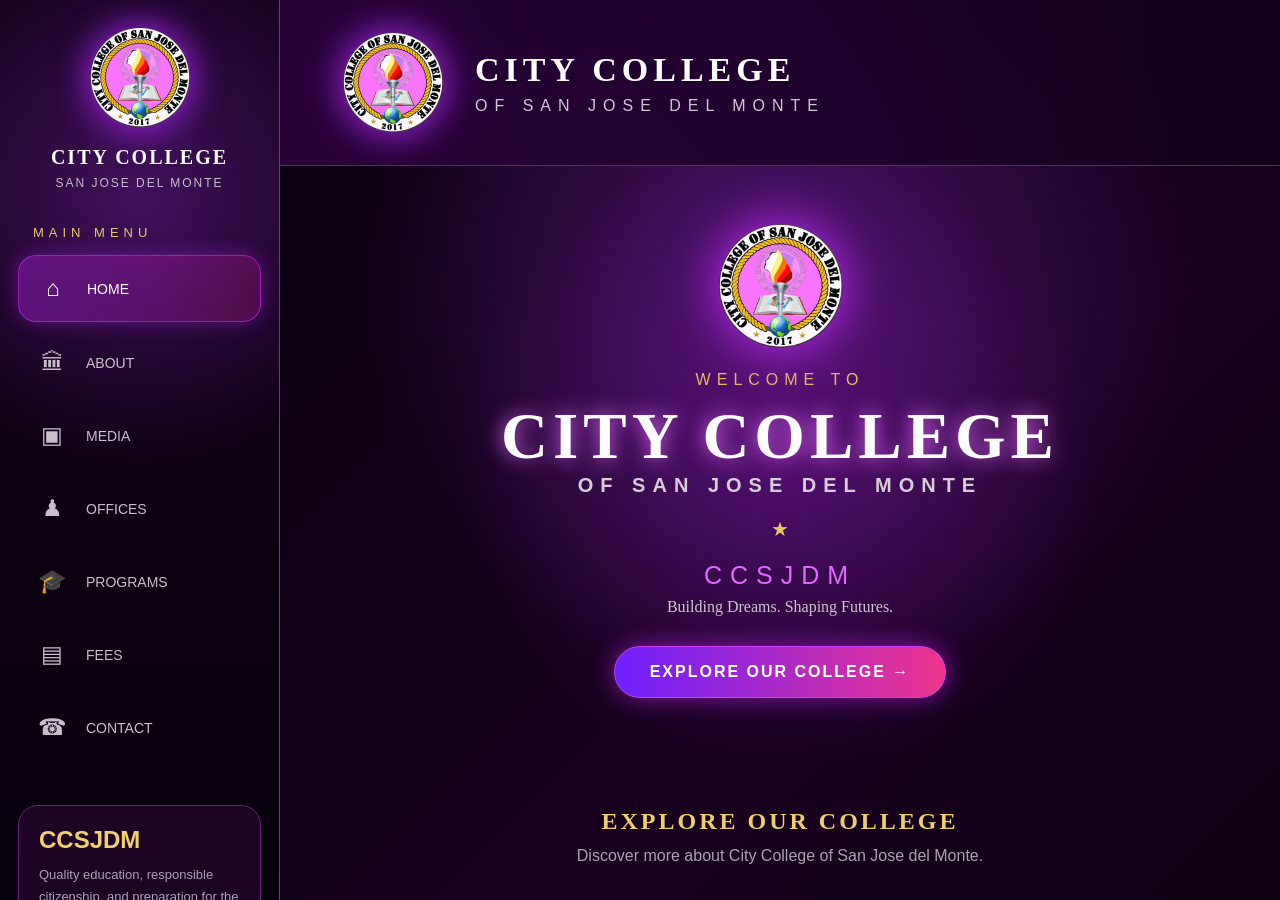
<file: index.html>
<!DOCTYPE html>
<html lang="en">
<head>
    <meta charset="UTF-8">
    <meta name="viewport" content="width=device-width, initial-scale=1.0">
    <title>CCSJDM Website</title>
</head>

<frameset cols="280,*" frameborder="0" border="0" framespacing="0">

    <frame
        src="sidebar.html"
        name="sidebar"
        scrolling="auto"
        noresize>

    <frame
        src="home.html"
        name="content"
        scrolling="auto">

</frameset>

</html>
</file>
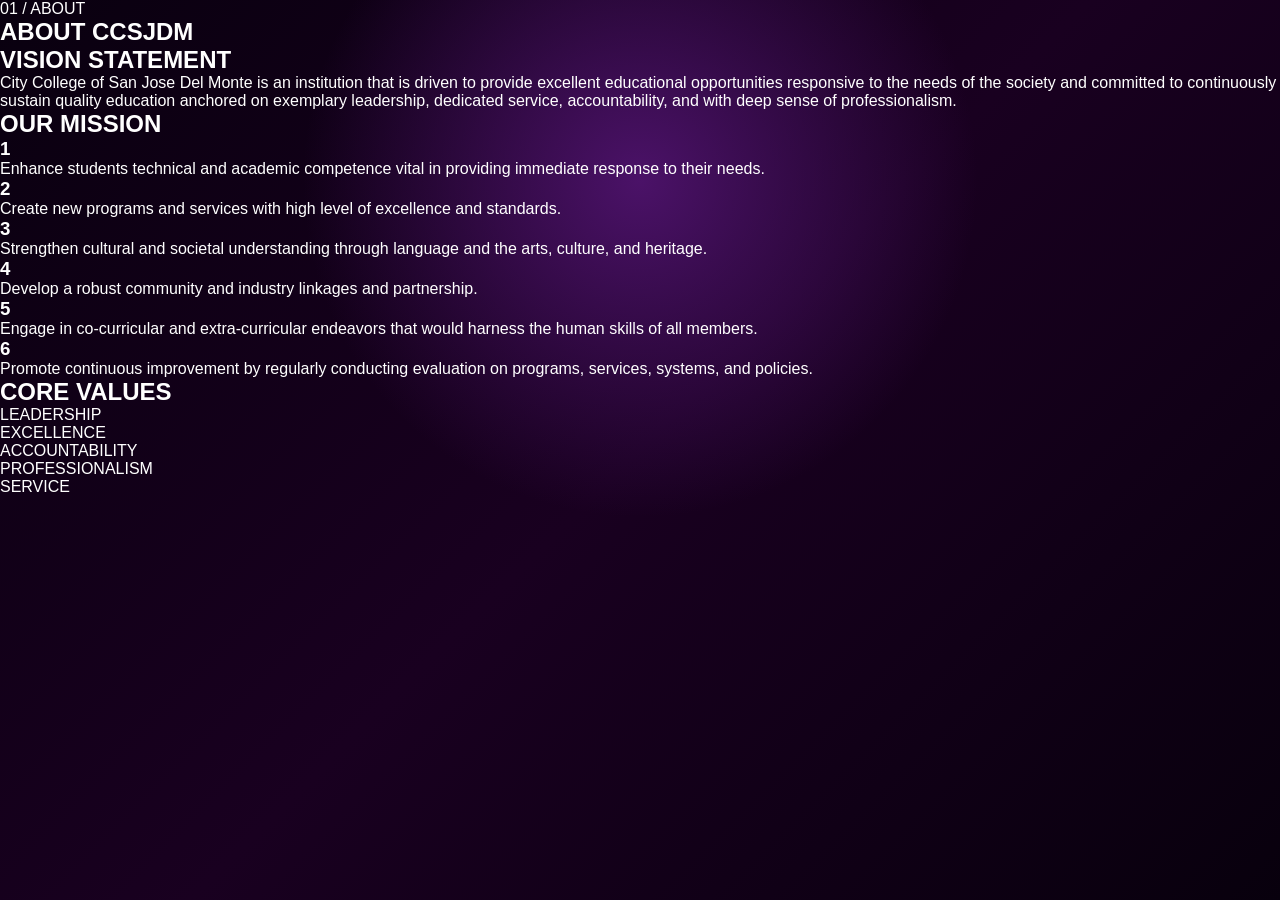
<file: about.html>
<!DOCTYPE html>
<html lang="en">
<head>
    <meta charset="UTF-8">
    <title>About CCSJDM</title>
    <link rel="stylesheet" href="style.css">
</head>

<body>

<main class="content">

    <section class="page-section">

        <p class="section-label">01 / ABOUT</p>

        <h1>ABOUT CCSJDM</h1>

        <div class="gold-line"></div>

        <h2>VISION STATEMENT</h2>

        <p>
            City College of San Jose Del Monte is an institution that
            is driven to provide excellent educational opportunities
            responsive to the needs of the society and committed to
            continuously sustain quality education anchored on exemplary
            leadership, dedicated service, accountability, and with deep
            sense of professionalism.
        </p>

        <h2>OUR MISSION</h2>

        <div class="mission-grid">

            <div class="info-box">
                <h3>1</h3>
                <p>
                    Enhance students technical and academic competence
                    vital in providing immediate response to their needs.
                </p>
            </div>

            <div class="info-box">
                <h3>2</h3>
                <p>
                    Create new programs and services with high level of
                    excellence and standards.
                </p>
            </div>

            <div class="info-box">
                <h3>3</h3>
                <p>
                    Strengthen cultural and societal understanding through
                    language and the arts, culture, and heritage.
                </p>
            </div>

            <div class="info-box">
                <h3>4</h3>
                <p>
                    Develop a robust community and industry linkages
                    and partnership.
                </p>
            </div>

            <div class="info-box">
                <h3>5</h3>
                <p>
                    Engage in co-curricular and extra-curricular endeavors
                    that would harness the human skills of all members.
                </p>
            </div>

            <div class="info-box">
                <h3>6</h3>
                <p>
                    Promote continuous improvement by regularly conducting
                    evaluation on programs, services, systems, and policies.
                </p>
            </div>

        </div>

        <h2>CORE VALUES</h2>

        <div class="values-list">

            <div>LEADERSHIP</div>

            <div>EXCELLENCE</div>

            <div>ACCOUNTABILITY</div>

            <div>PROFESSIONALISM</div>

            <div>SERVICE</div>

        </div>

    </section>

</main>

</body>
</html>
</file>
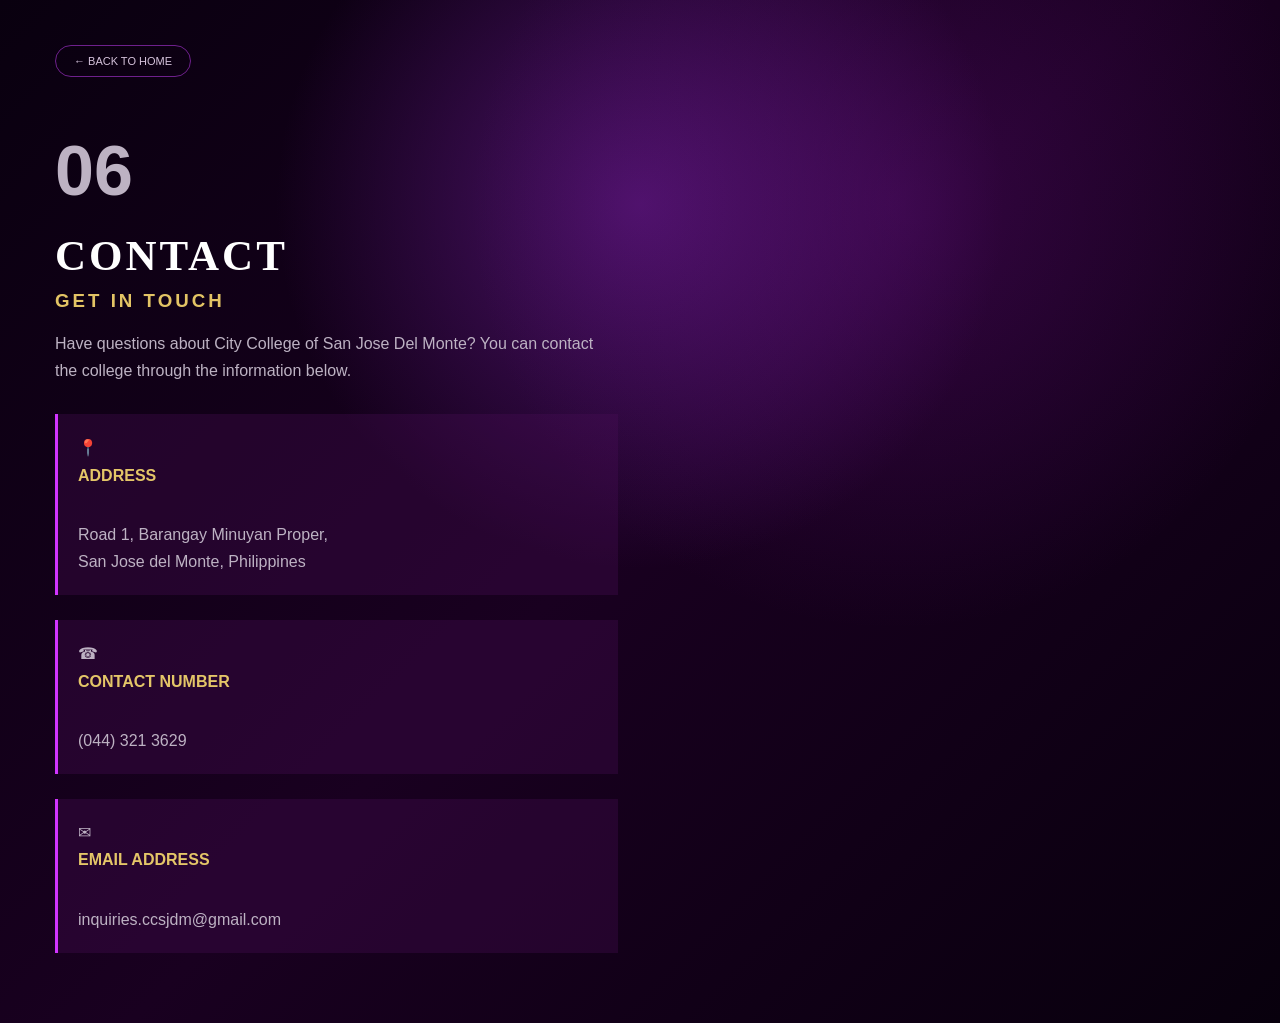
<file: contact.html>
<!DOCTYPE html>
<html lang="en">

<head>
    <meta charset="UTF-8">
    <meta name="viewport" content="width=device-width, initial-scale=1.0">
    <title>Contact | CCSJDM</title>
    <link rel="stylesheet" href="style.css">
</head>

<body>

<div class="page">

    <a href="home.html" class="back">← BACK TO HOME</a>

    <section class="content-grid">

        <div class="text-content">

            <p class="section-number">06</p>

            <h1>CONTACT</h1>

            <h3>GET IN TOUCH</h3>

            <p>
                Have questions about City College of San Jose Del Monte?
                You can contact the college through the information below.
            </p>

            <div class="contact-list">

                <p>
                    📍
                    <strong>ADDRESS</strong><br>
                   Road 1, Barangay Minuyan Proper,<br>
                    San Jose del Monte, Philippines
                </p>

                <p>
                    ☎
                    <strong>CONTACT NUMBER</strong><br>
                    (044) 321 3629
                </p>

                <p>
                    ✉
                    <strong>EMAIL ADDRESS</strong><br>
                    inquiries.ccsjdm@gmail.com
                </p>
             </div>
             </section>

</body>
</html>
</file>
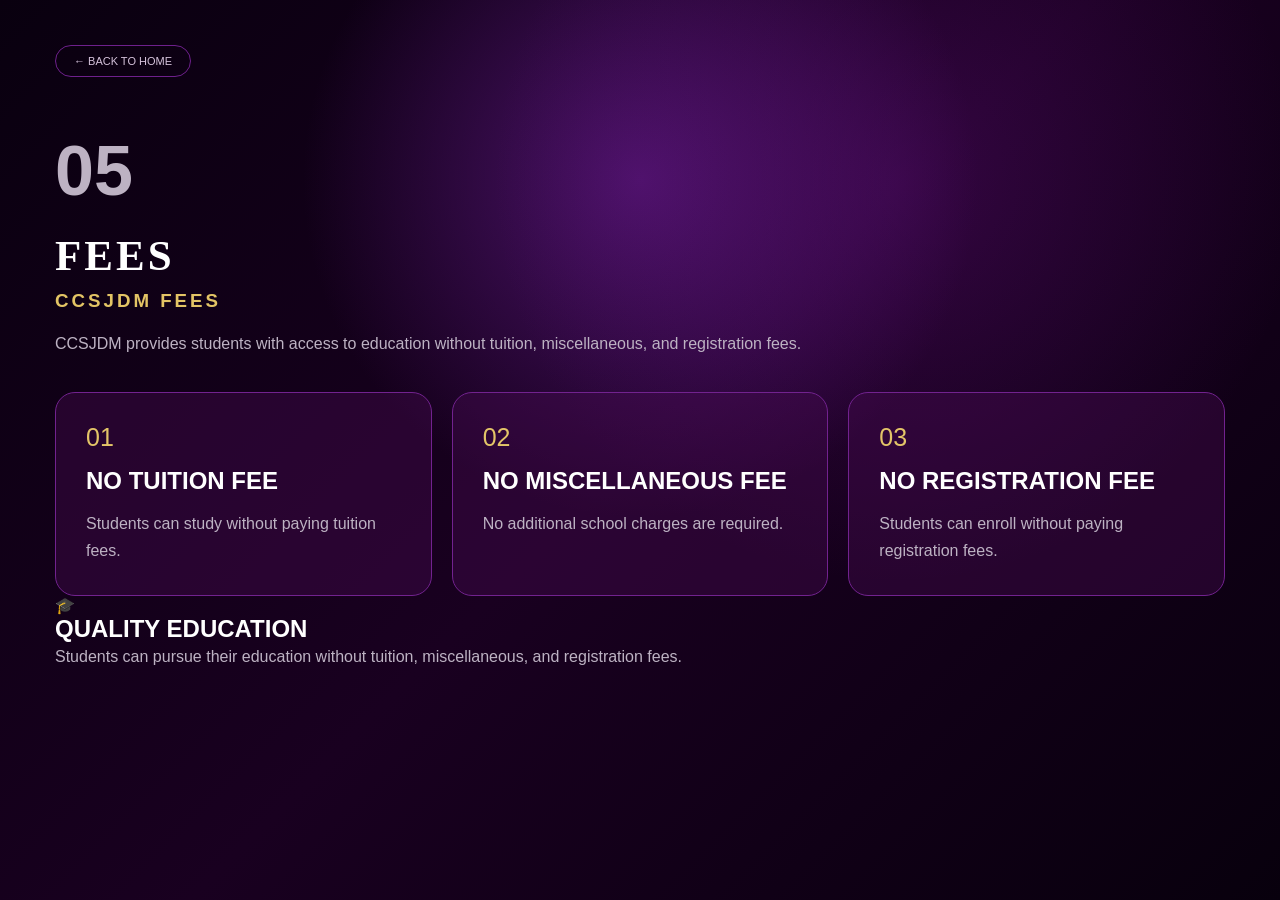
<file: fees.html>
<!DOCTYPE html>
<html lang="en">

<head>
    <meta charset="UTF-8">
    <meta name="viewport" content="width=device-width, initial-scale=1.0">
    <title>Fees | CCSJDM</title>
    <link rel="stylesheet" href="style.css">
</head>

<body>

<div class="page">

    <a href="home.html" class="back">← BACK TO HOME</a>

    <p class="section-number">05</p>

    <h1>FEES</h1>

    <h3>CCSJDM FEES</h3>

    <p>
        CCSJDM provides students with access to education
        without tuition, miscellaneous, and registration fees.
    </p>

    <div class="fee-box">

        <div>
            <span>01</span>

            <h2>NO TUITION FEE</h2>

            <p>
                Students can study without paying
                tuition fees.
            </p>
        </div>


        <div>
            <span>02</span>

            <h2>NO MISCELLANEOUS FEE</h2>

            <p>
                No additional school charges
                are required.
            </p>
        </div>


        <div>
            <span>03</span>

            <h2>NO REGISTRATION FEE</h2>

            <p>
                Students can enroll without paying
                registration fees.
            </p>
        </div>

    </div>


    <div class="fee-highlight">

        <div class="fee-icon">🎓</div>

        <h2>QUALITY EDUCATION</h2>

        <p>
            Students can pursue their education
            without tuition, miscellaneous, and
            registration fees.
        </p>

    </div>

</div>

</body>
</html>
</file>
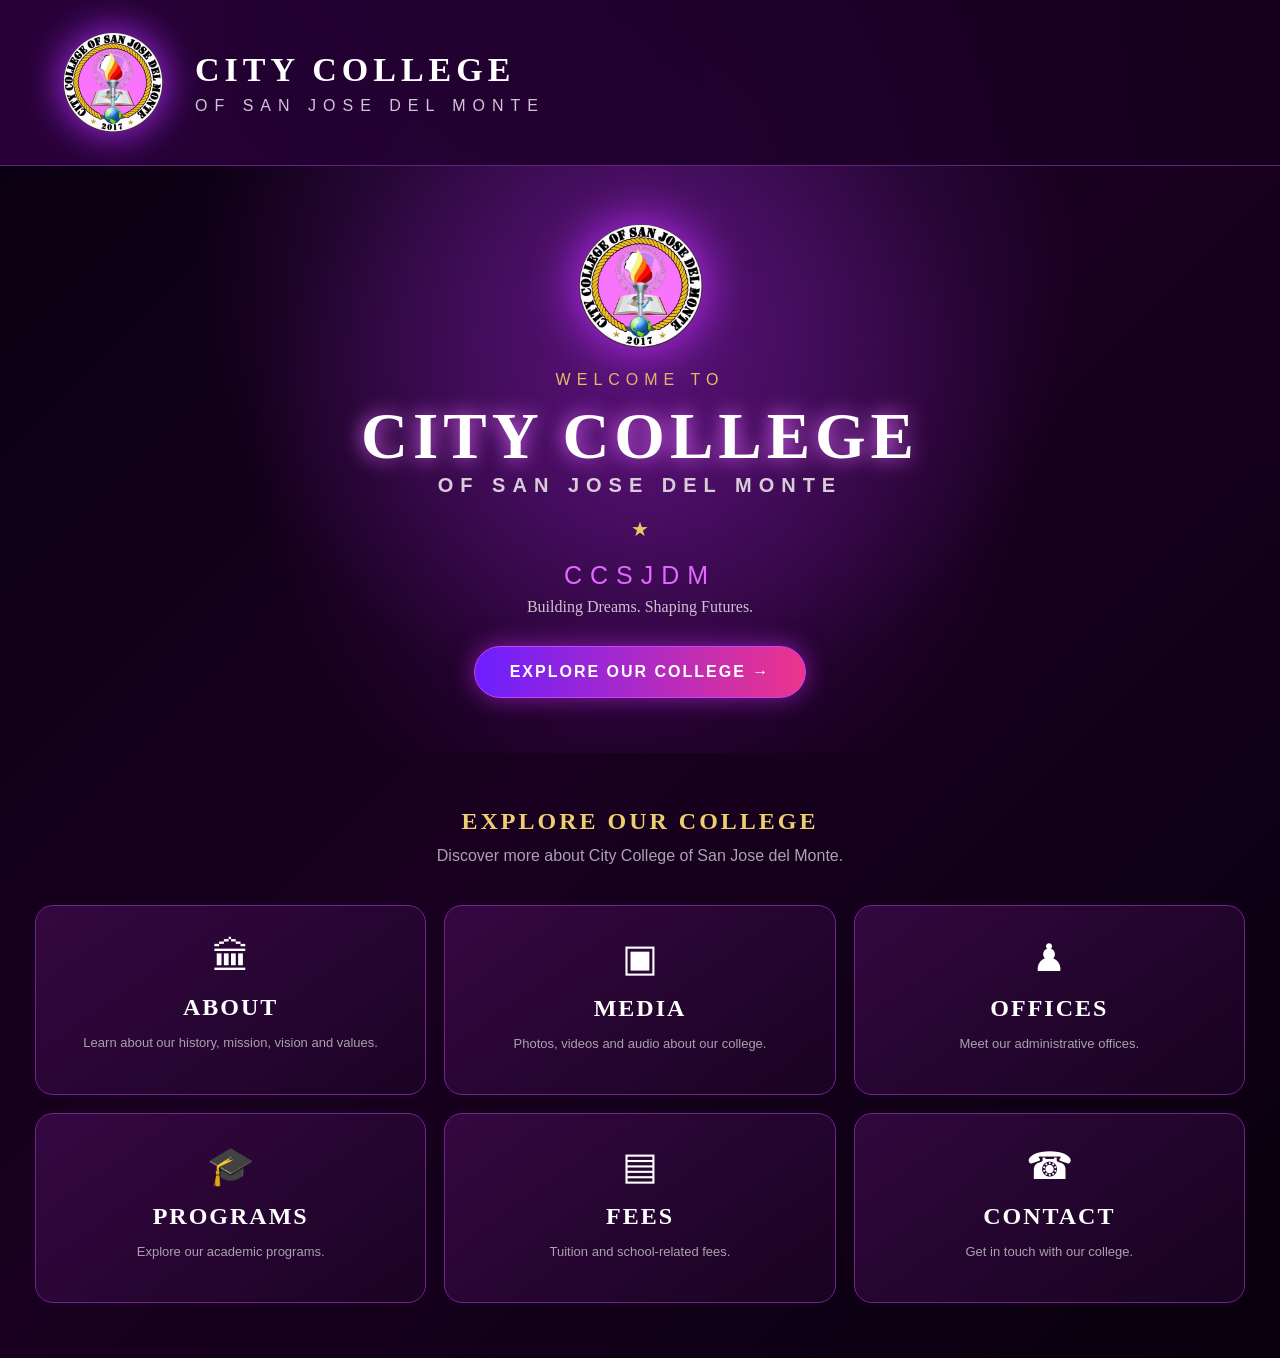
<file: home.html>
<!DOCTYPE html>
<html lang="en">

<head>
    <meta charset="UTF-8">
    <title>Home</title>
    <link rel="stylesheet" href="style.css">
</head>

<body>

<header class="top-header">

    <img src="city college logo.png" alt="CCSJDM Logo">

    <div>
        <h1>CITY COLLEGE</h1>
        <p>OF SAN JOSE DEL MONTE</p>
    </div>

</header>

<main class="home">

    <section class="hero">

        <img src="city college logo.png" class="hero-logo">

        <p class="welcome">WELCOME TO</p>

        <h1>CITY COLLEGE</h1>

        <h2>OF SAN JOSE DEL MONTE</h2>

        <div class="star">★</div>

        <p class="acronym">CCSJDM</p>

        <p class="tagline">
            Building Dreams. Shaping Futures.
        </p>

        <a href="about.html" class="button">
            EXPLORE OUR COLLEGE →
        </a>

    </section>

    <section class="welcome-section">

        <h1>EXPLORE OUR COLLEGE</h1>

        <p>
            Discover more about City College of San Jose del Monte.
        </p>

        <div class="cards">

            <a href="about.html" class="card">
                <div class="card-icon">🏛</div>
                <h2>ABOUT</h2>
                <p>
                    Learn about our history,
                    mission, vision and values.
                </p>
            </a>

            <a href="media.html" class="card">
                <div class="card-icon">▣</div>
                <h2>MEDIA</h2>
                <p>
                    Photos, videos and audio
                    about our college.
                </p>
            </a>

            <a href="offices.html" class="card">
                <div class="card-icon">♟</div>
                <h2>OFFICES</h2>
                <p>
                    Meet our administrative
                    offices.
                </p>
            </a>

            <a href="programs.html" class="card">
                <div class="card-icon">🎓</div>
                <h2>PROGRAMS</h2>
                <p>
                    Explore our academic
                    programs.
                </p>
            </a>

            <a href="fees.html" class="card">
                <div class="card-icon">▤</div>
                <h2>FEES</h2>
                <p>
                    Tuition and school-related
                    fees.
                </p>
            </a>

            <a href="contact.html" class="card">
                <div class="card-icon">☎</div>
                <h2>CONTACT</h2>
                <p>
                    Get in touch with
                    our college.
                </p>
            </a>

        </div>

    </section>

</main>

</body>
</html>
</file>
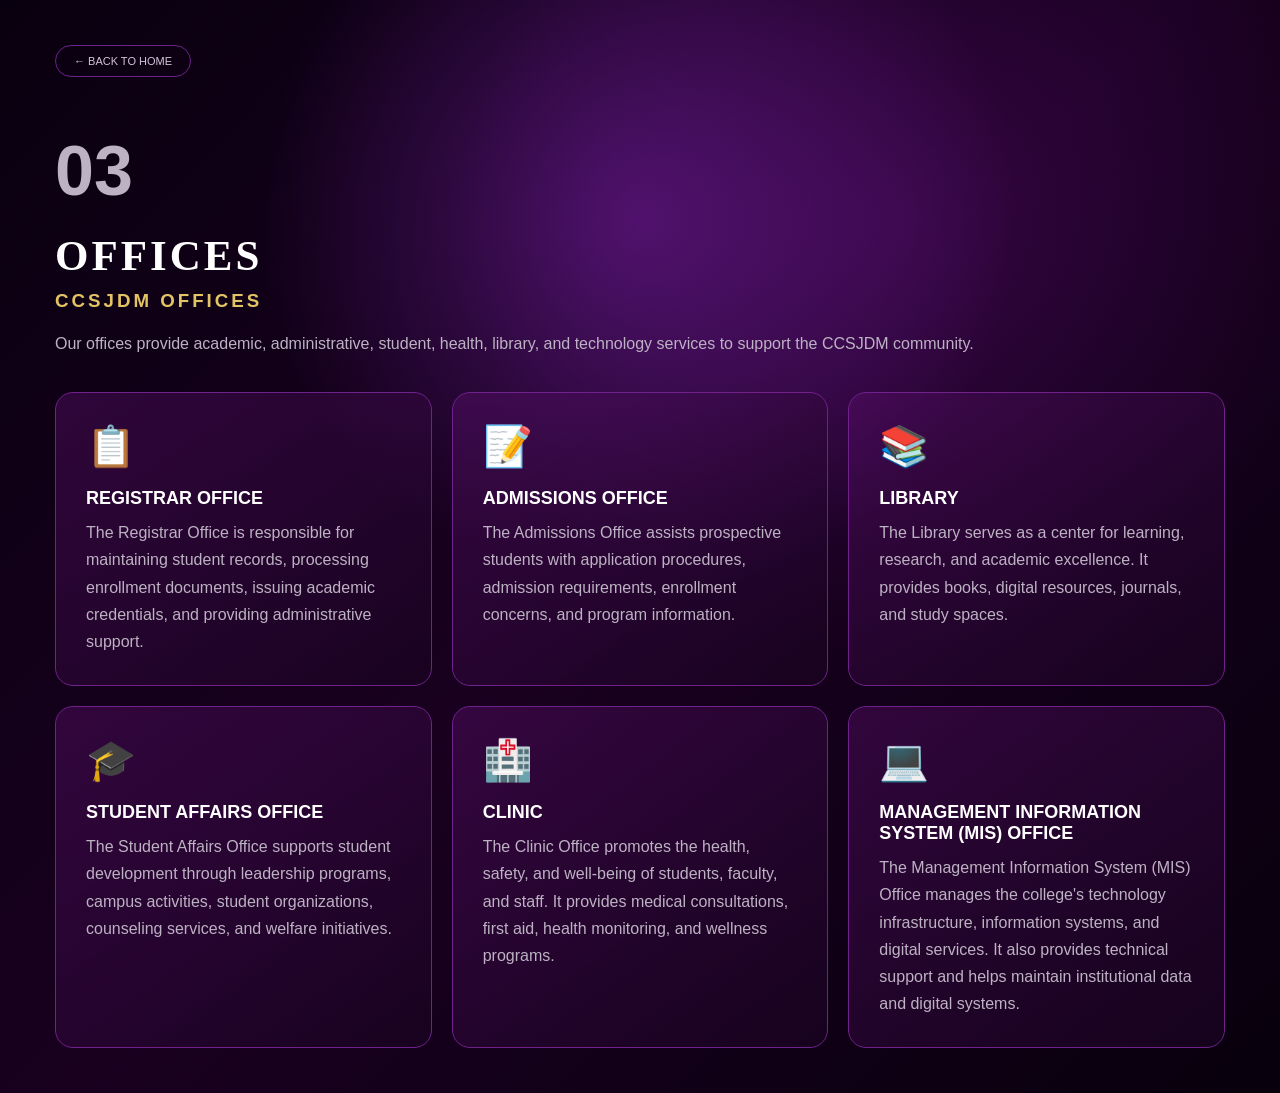
<file: offices.html>
<!DOCTYPE html>
<html lang="en">

<head>
    <meta charset="UTF-8">
    <meta name="viewport" content="width=device-width, initial-scale=1.0">
    <title>Offices | CCSJDM</title>
    <link rel="stylesheet" href="style.css">
</head>

<body>

<div class="page">

    <a href="home.html" class="back">← BACK TO HOME</a>

    <p class="section-number">03</p>

    <h1>OFFICES</h1>

    <h3>CCSJDM OFFICES</h3>

    <p>
        Our offices provide academic, administrative,
        student, health, library, and technology services
        to support the CCSJDM community.
    </p>

    <div class="office-grid">

        <div class="office-card">
            <span>📋</span>

            <h2>REGISTRAR OFFICE</h2>

            <p>
                The Registrar Office is responsible for maintaining
                student records, processing enrollment documents,
                issuing academic credentials, and providing
                administrative support.
            </p>
        </div>


        <div class="office-card">
            <span>📝</span>

            <h2>ADMISSIONS OFFICE</h2>

            <p>
                The Admissions Office assists prospective students
                with application procedures, admission requirements,
                enrollment concerns, and program information.
            </p>
        </div>


        <div class="office-card">
            <span>📚</span>

            <h2>LIBRARY</h2>

            <p>
                The Library serves as a center for learning,
                research, and academic excellence. It provides
                books, digital resources, journals, and study spaces.
            </p>
        </div>


        <div class="office-card">
            <span>🎓</span>

            <h2>STUDENT AFFAIRS OFFICE</h2>

            <p>
                The Student Affairs Office supports student
                development through leadership programs, campus
                activities, student organizations, counseling
                services, and welfare initiatives.
            </p>
        </div>


        <div class="office-card">
            <span>🏥</span>

            <h2>CLINIC</h2>

            <p>
                The Clinic Office promotes the health, safety,
                and well-being of students, faculty, and staff.
                It provides medical consultations, first aid,
                health monitoring, and wellness programs.
            </p>
        </div>


        <div class="office-card">
            <span>💻</span>

            <h2>MANAGEMENT INFORMATION SYSTEM (MIS) OFFICE</h2>

            <p>
                The Management Information System (MIS) Office
                manages the college's technology infrastructure,
                information systems, and digital services. It also
                provides technical support and helps maintain
                institutional data and digital systems.
            </p>
        </div>

    </div>

</div>

</body>
</html>
</file>
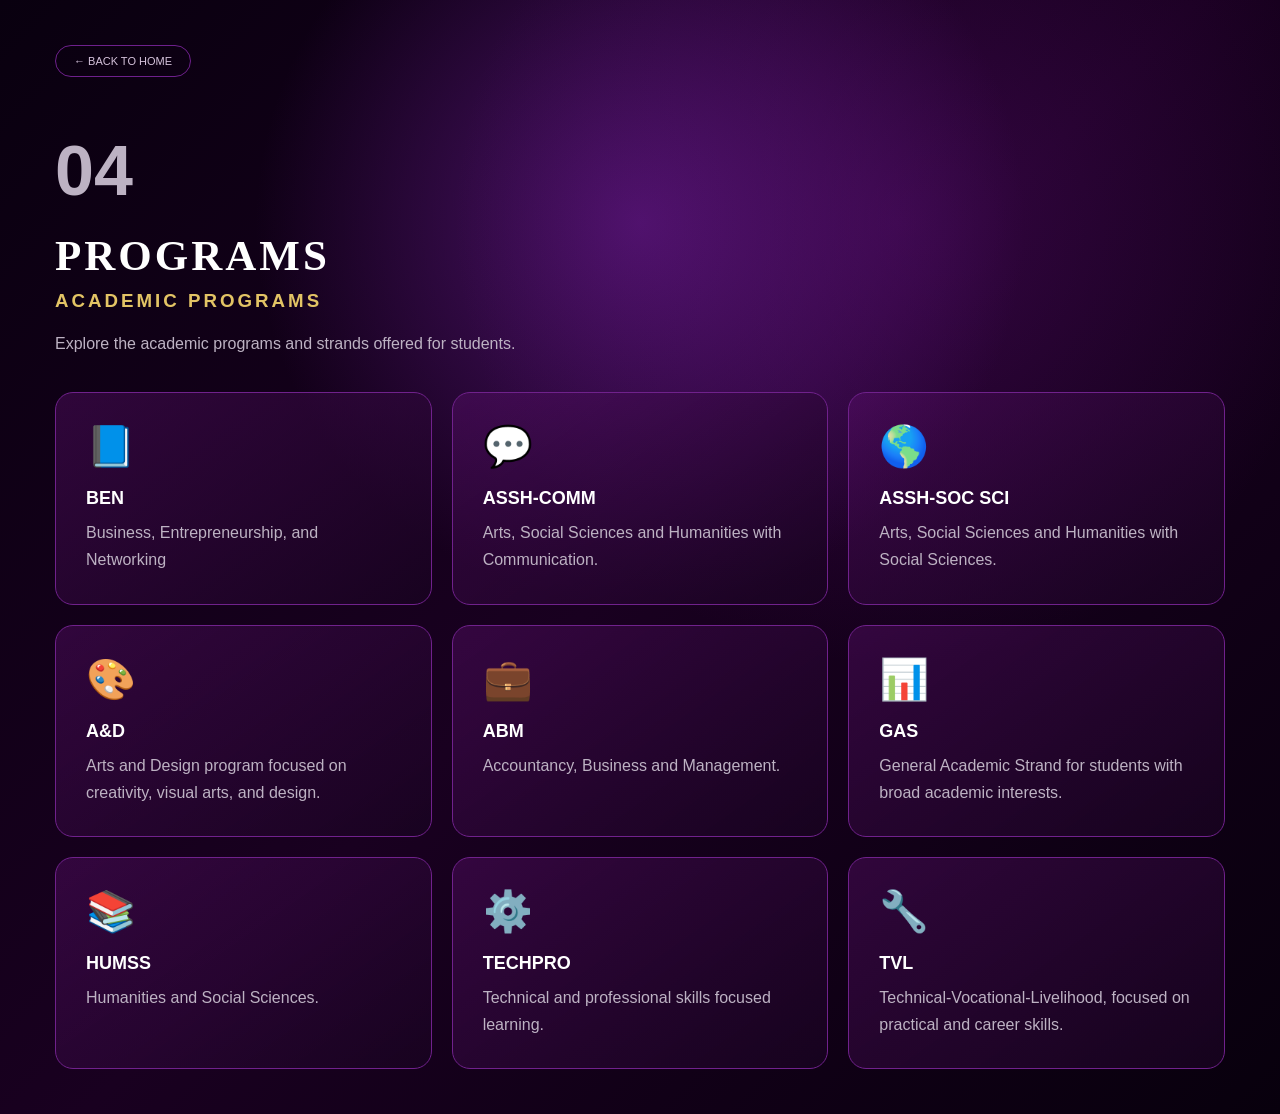
<file: programs.html>
<!DOCTYPE html>
<html lang="en">

<head>
    <meta charset="UTF-8">
    <title>Programs</title>
    <link rel="stylesheet" href="style.css">
</head>

<body>

<div class="page">

    <a href="home.html" class="back">← BACK TO HOME</a>

    <p class="section-number">04</p>

    <h1>PROGRAMS</h1>

    <h3>ACADEMIC PROGRAMS</h3>

    <p>
        Explore the academic programs and strands
        offered for students.
    </p>

    <div class="program-grid">

        <div class="program-card">
            <span>📘</span>
            <h2>BEN</h2>
            <p>
                Business, Entrepreneurship, and Networking
            </p>
        </div>

        <div class="program-card">
            <span>💬</span>
            <h2>ASSH-COMM</h2>
            <p>
                Arts, Social Sciences and Humanities
                with Communication.
            </p>
        </div>

        <div class="program-card">
            <span>🌎</span>
            <h2>ASSH-SOC SCI</h2>
            <p>
                Arts, Social Sciences and Humanities
                with Social Sciences.
            </p>
        </div>

        <div class="program-card">
            <span>🎨</span>
            <h2>A&D</h2>
            <p>
                Arts and Design program focused on
                creativity, visual arts, and design.
            </p>
        </div>

        <div class="program-card">
            <span>💼</span>
            <h2>ABM</h2>
            <p>
                Accountancy, Business and Management.
            </p>
        </div>

        <div class="program-card">
            <span>📊</span>
            <h2>GAS</h2>
            <p>
                General Academic Strand for students
                with broad academic interests.
            </p>
        </div>

        <div class="program-card">
            <span>📚</span>
            <h2>HUMSS</h2>
            <p>
                Humanities and Social Sciences.
            </p>
        </div>

        <div class="program-card">
            <span>⚙️</span>
            <h2>TECHPRO</h2>
            <p>
                Technical and professional skills
                focused learning.
            </p>
        </div>

        <div class="program-card">
            <span>🔧</span>
            <h2>TVL</h2>
            <p>
                Technical-Vocational-Livelihood,
                focused on practical and career skills.
            </p>
        </div>

    </div>

</div>

</body>
</html>
</file>
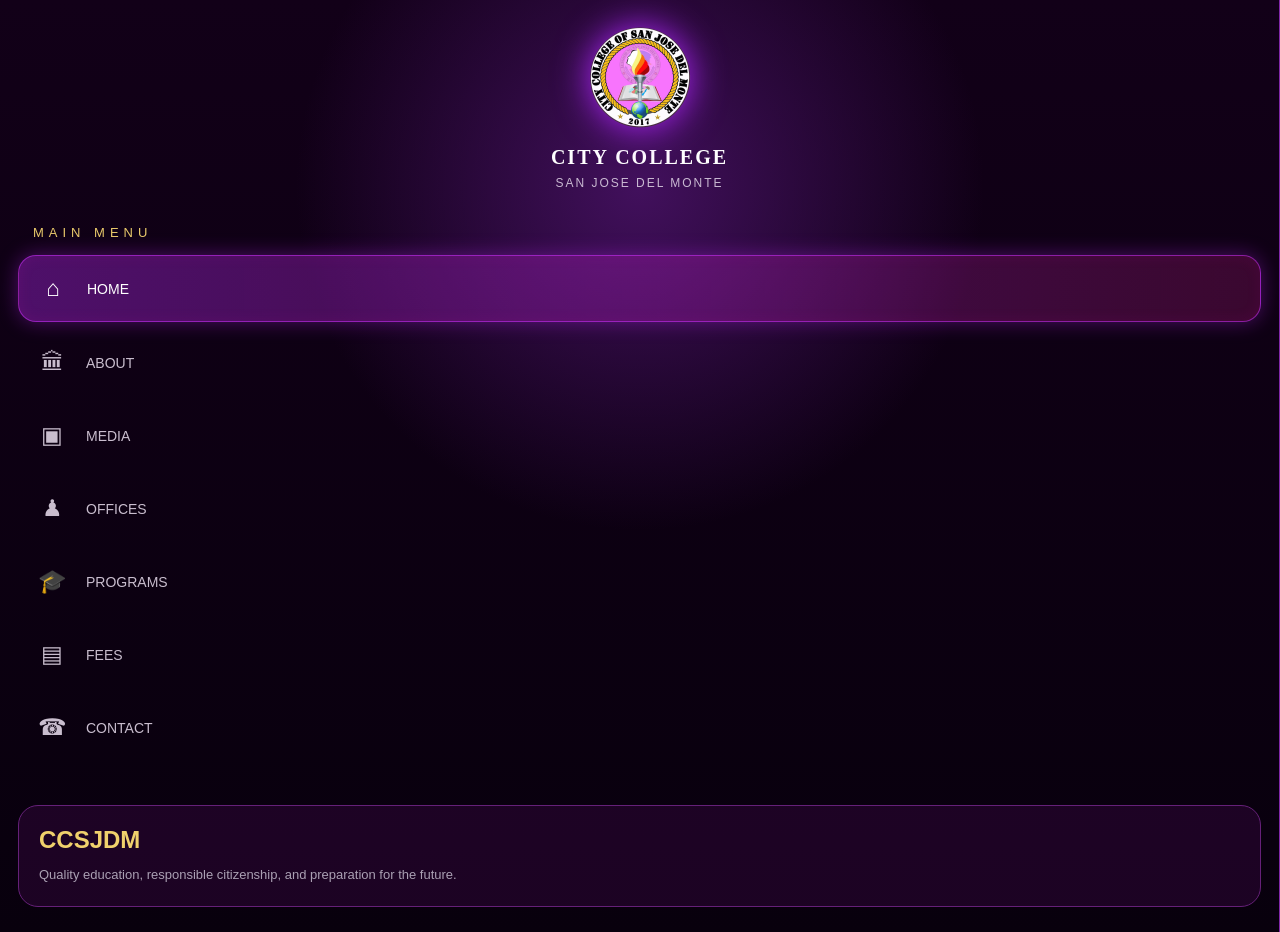
<file: sidebar.html>
<!DOCTYPE html>
<html lang="en">
<head>
    <meta charset="UTF-8">
    <title>CCSJDM Navigation</title>
    <link rel="stylesheet" href="style.css">
</head>

<body class="sidebar-body">

<div class="sidebar">

    <div class="sidebar-logo">
        <img src="city college logo.png" alt="CCSJDM Logo">

        <h2>CITY COLLEGE</h2>
        <p>SAN JOSE DEL MONTE</p>
    </div>

    <div class="menu-title">
        MAIN MENU
    </div>

    <nav>

        <a href="home.html" target="content" class="nav-item active">
            <span>⌂</span>
            HOME
        </a>

        <a href="about.html" target="content" class="nav-item">
            <span>🏛</span>
            ABOUT
        </a>

        <a href="media.html" target="content" class="nav-item">
            <span>▣</span>
            MEDIA
        </a>

        <a href="offices.html" target="content" class="nav-item">
            <span>♟</span>
            OFFICES
        </a>

        <a href="programs.html" target="content" class="nav-item">
            <span>🎓</span>
            PROGRAMS
        </a>

        <a href="fees.html" target="content" class="nav-item">
            <span>▤</span>
            FEES
        </a>

        <a href="contact.html" target="content" class="nav-item">
            <span>☎</span>
            CONTACT
        </a>

    </nav>

    <div class="sidebar-card">
        <h2>CCSJDM</h2>

        <p>
            Quality education, responsible citizenship,
            and preparation for the future.
        </p>
    </div>

</div>

</body>
</html>
</file>
<file: style.css>
* {
    box-sizing: border-box;
    margin: 0;
    padding: 0;
}

html,
body {
    min-height: 100%;
}

body {
    font-family: Arial, Helvetica, sans-serif;
    background:
        radial-gradient(circle at 50% 20%, #4b1268, transparent 35%),
        linear-gradient(135deg, #09000f, #190020, #08000d);
    color: #ffffff;
}

a {
    text-decoration: none;
    color: inherit;
}

/* SIDEBAR */

.sidebar-body {
    background:
        radial-gradient(circle at 50% 20%, #42105d, transparent 35%),
        linear-gradient(180deg, #120018, #08000d);
}

.sidebar {
    min-height: 100vh;
    padding: 25px 18px;
    border-right: 1px solid #8127a8;
    box-shadow: 5px 0 35px rgba(177, 40, 255, 0.25);
}

.sidebar-logo {
    text-align: center;
    margin-bottom: 35px;
}

.sidebar-logo img {
    width: 105px;
    height: 105px;
    object-fit: contain;
    filter: drop-shadow(0 0 18px #b126ff);
}

.sidebar-logo h2 {
    margin-top: 12px;
    font-family: Georgia, serif;
    font-size: 20px;
    letter-spacing: 2px;
}

.sidebar-logo p {
    margin-top: 7px;
    color: #c9b9d2;
    letter-spacing: 2px;
    font-size: 12px;
}

.menu-title {
    color: #e9c96b;
    letter-spacing: 5px;
    font-size: 13px;
    margin: 25px 15px 15px;
}

nav {
    display: flex;
    flex-direction: column;
    gap: 8px;
}

.nav-item {
    display: flex;
    align-items: center;
    gap: 20px;
    padding: 19px 20px;
    border-radius: 18px;
    color: #c9bdce;
    font-size: 14px;
    transition: 0.3s;
}

.nav-item span {
    width: 28px;
    text-align: center;
    font-size: 23px;
}

.nav-item:hover,
.nav-item.active {
    background: linear-gradient(
        90deg,
        rgba(155, 35, 210, 0.45),
        rgba(255, 42, 171, 0.18)
    );

    color: white;

    box-shadow:
        0 0 20px rgba(191, 43, 255, 0.35),
        inset 0 0 15px rgba(255, 0, 190, 0.08);

    border: 1px solid rgba(207, 48, 255, 0.55);
}

.sidebar-card {
    margin-top: 45px;
    padding: 20px;
    border: 1px solid #652078;
    border-radius: 20px;
    background: rgba(66, 10, 78, 0.35);
}

.sidebar-card h2 {
    color: #f0d16c;
    margin-bottom: 10px;
}

.sidebar-card p {
    color: #aaa0b3;
    line-height: 1.7;
    font-size: 13px;
}

/* HEADER */

.top-header {
    min-height: 155px;
    padding: 30px 60px;
    display: flex;
    align-items: center;
    gap: 30px;

    background:
        linear-gradient(
            90deg,
            rgba(41, 0, 58, 0.95),
            rgba(19, 0, 28, 0.85)
        );

    border-bottom: 1px solid #66217f;
}

.top-header img {
    width: 105px;
    height: 105px;
    object-fit: contain;
    filter: drop-shadow(0 0 20px #b52dff);
}

.top-header h1 {
    font-family: Georgia, serif;
    letter-spacing: 5px;
    font-size: 34px;
}

.top-header p {
    margin-top: 8px;
    letter-spacing: 7px;
    color: #d1c4d7;
}

/* HOME */

.home {
    min-height: 100vh;
}

.hero {
    min-height: 500px;
    padding: 55px 30px;
    text-align: center;

    display: flex;
    flex-direction: column;
    align-items: center;
    justify-content: center;

    background:
        radial-gradient(
            circle,
            rgba(135, 24, 181, 0.35),
            transparent 55%
        );
}

.hero-logo {
    width: 130px;
    height: 130px;
    object-fit: contain;
    filter: drop-shadow(0 0 25px #c12eff);
}

.welcome {
    color: #e3bd65;
    letter-spacing: 6px;
    margin-top: 20px;
}

.hero h1 {
    font-family: Georgia, serif;
    font-size: 65px;
    letter-spacing: 5px;
    text-shadow: 0 0 20px #e36dff;
    margin-top: 10px;
}

.hero h2 {
    letter-spacing: 7px;
    color: #d8ccd9;
    font-size: 20px;
}

.star {
    color: #e8c766;
    margin: 20px;
    font-size: 20px;
}

.acronym {
    color: #e069ff;
    font-size: 25px;
    letter-spacing: 8px;
}

.tagline {
    color: #d0c2d3;
    margin-top: 8px;
    font-family: Georgia, serif;
}

.button {
    margin-top: 30px;
    padding: 16px 35px;
    border-radius: 35px;

    background:
        linear-gradient(
            90deg,
            #6c1fff,
            #ed348c
        );

    border: 1px solid #c841ff;
    box-shadow: 0 0 25px rgba(207, 44, 255, 0.55);
    letter-spacing: 2px;
    font-weight: bold;
}

.button:hover {
    transform: translateY(-3px);
    box-shadow: 0 0 35px rgba(235, 45, 255, 0.8);
}

.welcome-section {
    padding: 55px 35px;
    text-align: center;
}

.welcome-section h1 {
    font-family: Georgia, serif;
    color: #edcf70;
    letter-spacing: 3px;
}

.welcome-section > p {
    margin-top: 12px;
    color: #aaa1b0;
}

.cards {
    margin-top: 40px;

    display: grid;
    grid-template-columns:
        repeat(3, minmax(180px, 1fr));

    gap: 18px;
}

.card {
    padding: 30px 20px;
    min-height: 190px;

    border-radius: 18px;
    border: 1px solid #752390;

    background:
        linear-gradient(
            145deg,
            rgba(102, 20, 123, 0.38),
            rgba(28, 4, 38, 0.75)
        );

    transition: 0.3s;
}

.card:hover {
    transform: translateY(-8px);
    border-color: #d137ff;
    box-shadow: 0 0 25px rgba(213, 45, 255, 0.4);
}

.card-icon {
    font-size: 38px;
    margin-bottom: 15px;
}

.card h2 {
    font-family: Georgia, serif;
    letter-spacing: 2px;
}

.card p {
    margin-top: 12px;
    color: #aaa0af;
    font-size: 13px;
    line-height: 1.5;
}

/* GENERAL PAGES */

.page {
    min-height: 100vh;
    padding: 45px 55px;

    background:
        radial-gradient(
            circle at 70% 20%,
            rgba(117, 18, 147, 0.3),
            transparent 35%
        );
}

.back {
    display: inline-block;
    margin-bottom: 35px;
    padding: 9px 18px;

    border: 1px solid #6e208c;
    border-radius: 20px;

    color: #d5c2db;
    font-size: 11px;
}

.back:hover {
    background: #70218c;
    color: white;
}

.section-number {
    font-size: 70px;
    color: rgba(190, 46, 255, 0.12);
    font-weight: bold;
}

.page h1 {
    font-family: Georgia, serif;
    font-size: 43px;
    letter-spacing: 3px;
}

.page h3 {
    color: #e3c465;
    letter-spacing: 3px;
    margin: 10px 0 18px;
}

.page p {
    color: #bdb2c3;
    line-height: 1.7;
}

.content-grid {
    display: grid;
    grid-template-columns: 1fr 1fr;
    gap: 45px;
    align-items: center;
}

.page-image {
    width: 100%;
    max-height: 420px;
    object-fit: cover;

    border-radius: 18px;
    border: 2px solid #8c27ad;

    box-shadow:
        0 0 30px rgba(199, 40, 255, 0.35);
}

.info-boxes {
    display: grid;
    grid-template-columns: repeat(3, 1fr);
    gap: 15px;
    margin-top: 35px;
}

.info-boxes div {
    padding: 20px;
    border: 1px solid #612073;
    border-radius: 15px;
    background: rgba(66, 11, 78, 0.35);
}

.info-boxes span {
    font-size: 30px;
    color: #df45ff;
}

.info-boxes h3 {
    font-size: 12px;
    margin: 10px 0;
}

/* MEDIA */

.media-container {
    margin-top: 35px;

    display: grid;
    grid-template-columns: 2fr 1fr;
    gap: 25px;
}

.video-box,
.audio-box {
    padding: 25px;
    border-radius: 20px;
    border: 1px solid #76228f;
    background: rgba(54, 7, 65, 0.5);
}

.video-box h2,
.audio-box h2 {
    margin-bottom: 20px;
    color: #e6c766;
}

video {
    width: 100%;
    border-radius: 12px;
    background: #000;
}

audio {
    width: 100%;
    margin-top: 20px;
}

/* OFFICES */

.office-grid,
.program-grid {
    margin-top: 35px;

    display: grid;
    grid-template-columns: repeat(3, 1fr);
    gap: 20px;
}

.office-card,
.program-card {
    padding: 30px;

    border: 1px solid #70218c;
    border-radius: 18px;

    background:
        linear-gradient(
            145deg,
            rgba(95, 15, 113, 0.4),
            rgba(24, 3, 32, 0.8)
        );

    transition: 0.3s;
}

.office-card:hover,
.program-card:hover {
    transform: translateY(-5px);
    box-shadow: 0 0 25px rgba(201, 42, 255, 0.35);
}

.office-card span,
.program-card span {
    font-size: 40px;
}

.office-card h2,
.program-card h2 {
    margin: 18px 0 10px;
    font-size: 18px;
}

/* FEES */

.fee-box {
    margin-top: 35px;

    display: grid;
    grid-template-columns: repeat(3, 1fr);
    gap: 20px;
}

.fee-box > div {
    padding: 30px;
    border-radius: 20px;
    border: 1px solid #72228f;
    background: rgba(70, 10, 80, 0.4);
}

.fee-box span {
    color: #e3c568;
    font-size: 25px;
}

.fee-box h2 {
    margin: 15px 0;
}

/* CONTACT */

.contact-list {
    margin-top: 30px;
}

.contact-list p {
    margin-bottom: 25px;
    padding: 20px;

    border-left: 3px solid #d134ff;

    background: rgba(76, 14, 90, 0.3);
}

.contact-list strong {
    color: #e4c668;
    display: block;
    margin-bottom: 5px;
}

/* MOBILE */

@media screen and (max-width: 900px) {

    .cards {
        grid-template-columns: repeat(2, 1fr);
    }

    .content-grid {
        grid-template-columns: 1fr;
    }

    .office-grid,
    .program-grid,
    .fee-box {
        grid-template-columns: 1fr;
    }

    .media-container {
        grid-template-columns: 1fr;
    }

    .hero h1 {
        font-size: 42px;
    }

}

@media screen and (max-width: 600px) {

    .top-header {
        padding: 20px;
    }

    .top-header h1 {
        font-size: 22px;
    }

    .top-header p {
        font-size: 9px;
        letter-spacing: 3px;
    }

    .top-header img {
        width: 70px;
        height: 70px;
    }

    .cards {
        grid-template-columns: 1fr;
    }

    .page {
        padding: 30px 20px;
    }

    .hero h1 {
        font-size: 34px;
    }

    .hero h2 {
        font-size: 14px;
    }

}
</file>
